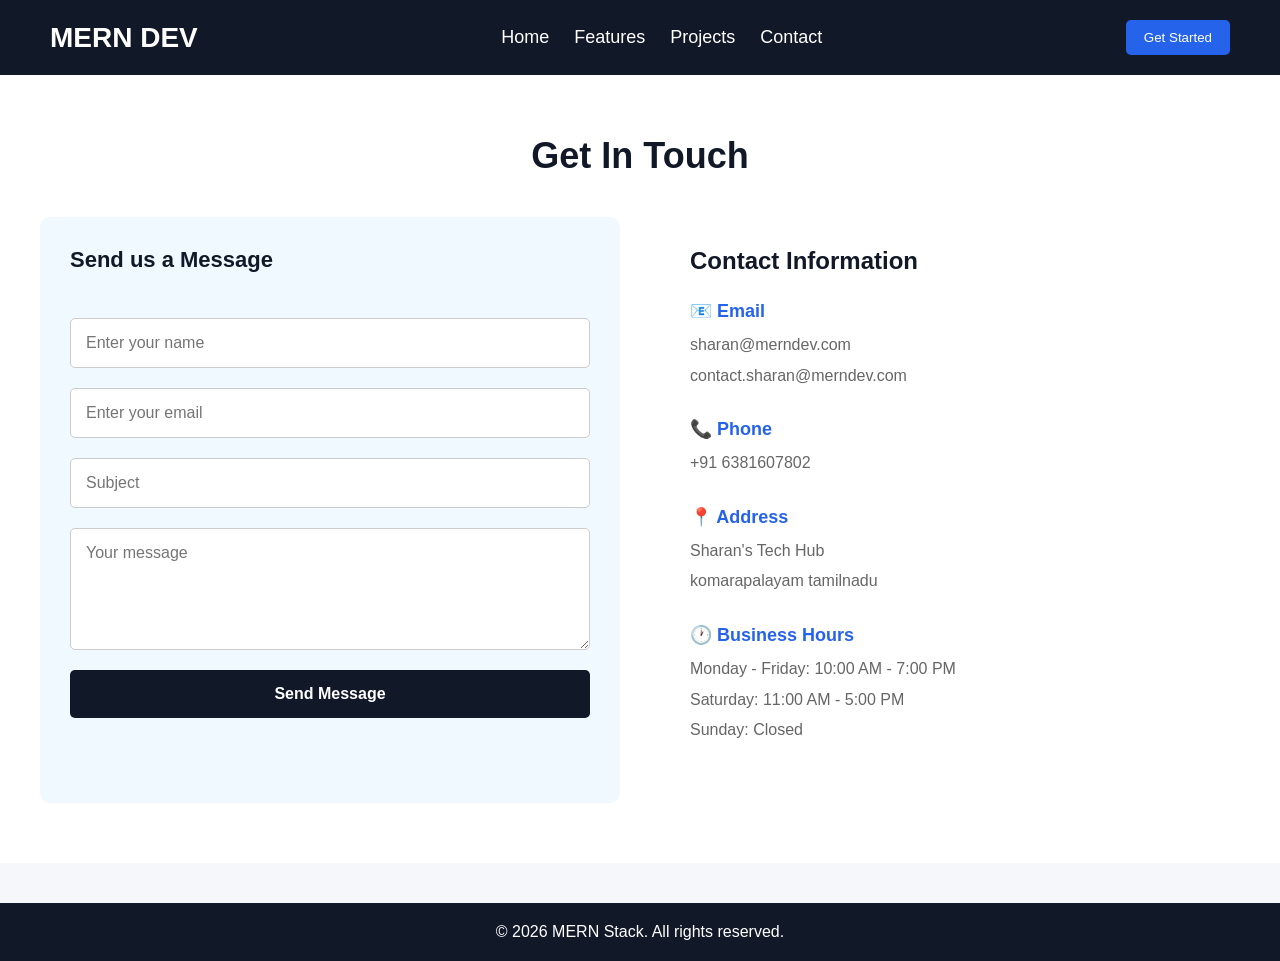
<file: contact.html>
<!DOCTYPE html>
<html lang="en">
<head>
    <meta charset="UTF-8" />
    <meta name="viewport" content="width=device-width, initial-scale=1.0"/>
    <title>Contact - MERN Stack</title>
    <link rel="stylesheet" href="style.css">
</head>
<body>

    <!-- Header -->
    <header>
        <nav class="navbar">
            <h1 class="logo">MERN DEV</h1>

            <ul class="nav-links">
                <li><a href="home.html">Home</a></li>
                <li><a href="features.html">Features</a></li>
                <li><a href="projects.html">Projects</a></li>
                <li><a href="contact.html">Contact</a></li>
            </ul>

            <button class="btn">Get Started</button>
        </nav>
    </header>

    <!-- Contact Section -->
    <section class="contact">

        <h2>Get In Touch</h2>

        <div class="contact-container">

            <form class="contact-form">
                <h3>Send us a Message</h3>

                <input type="text" placeholder="Enter your name" required>

                <input type="email" placeholder="Enter your email" required>

                <input type="text" placeholder="Subject">

                <textarea placeholder="Your message" rows="5" required></textarea>

                <button type="submit" class="submit-btn">Send Message</button>
            </form>

            <div class="contact-info">
                <h3>Contact Information</h3>

                <div class="info-item">
                    <h4>📧 Email</h4>
                    <p>sharan@merndev.com</p>
                    <p>contact.sharan@merndev.com</p>
                </div>

                <div class="info-item">
                    <h4>📞 Phone</h4>
                    <p>+91 6381607802</p>
                    
                </div>

                <div class="info-item">
                    <h4>📍 Address</h4>
                    <p>Sharan's Tech Hub</p>
                    <p>komarapalayam tamilnadu</p>
                </div>

                <div class="info-item">
                    <h4>🕐 Business Hours</h4>
                    <p>Monday - Friday: 10:00 AM - 7:00 PM</p>
                    <p>Saturday: 11:00 AM - 5:00 PM</p>
                    <p>Sunday: Closed</p>
                </div>

            </div>

        </div>

    </section>

    <!-- Footer -->
    <footer>
        <p>&copy; 2026 MERN Stack. All rights reserved.</p>
    </footer>

</body>
</html>
</file>
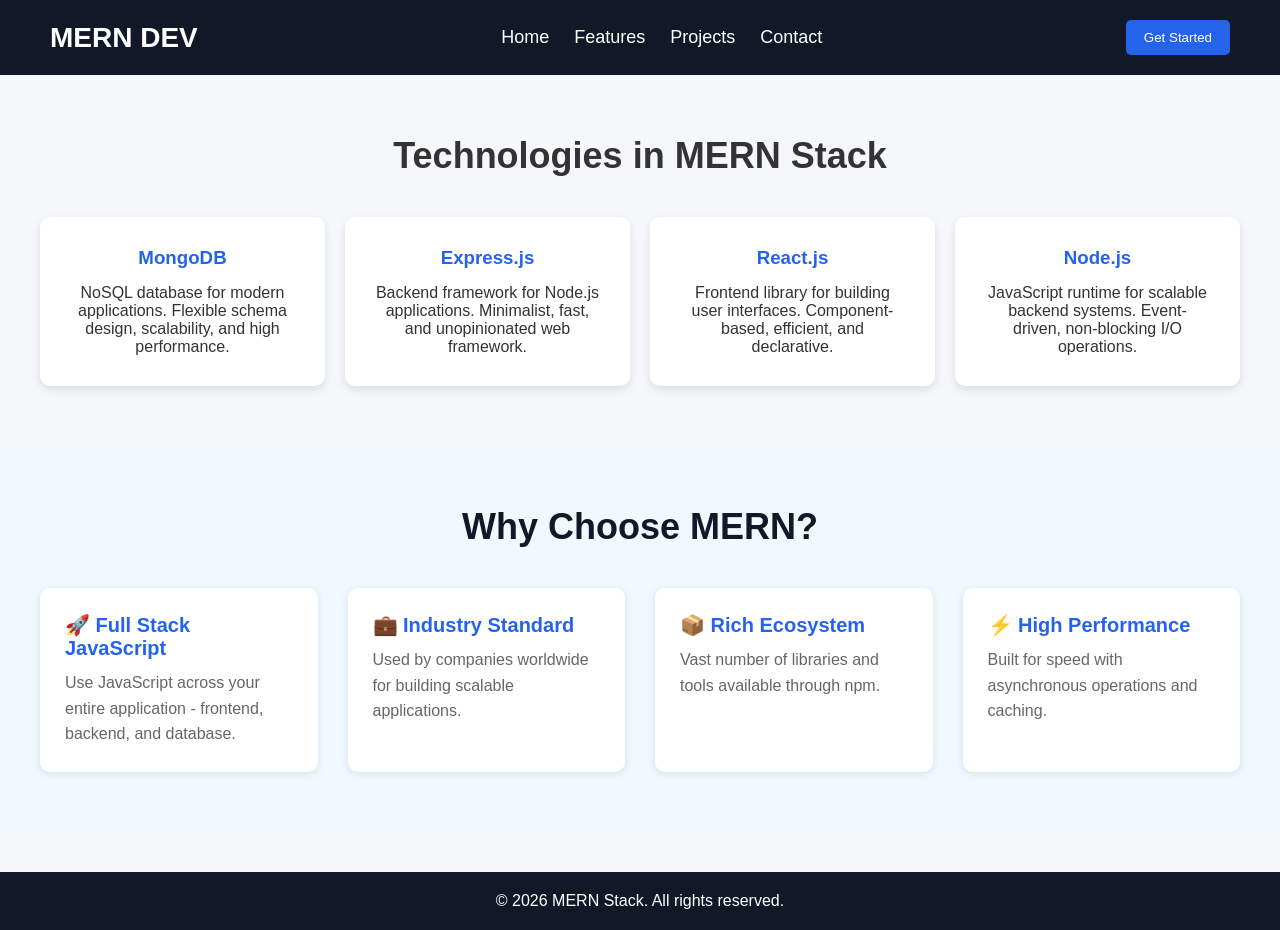
<file: features.html>
<!DOCTYPE html>
<html lang="en">
<head>
    <meta charset="UTF-8" />
    <meta name="viewport" content="width=device-width, initial-scale=1.0"/>
    <title>Features - MERN Stack</title>
    <link rel="stylesheet" href="style.css">
</head>
<body>

    <!-- Header -->
    <header>
        <nav class="navbar">
            <h1 class="logo">MERN DEV</h1>

            <ul class="nav-links">
                <li><a href="home.html">Home</a></li>
                <li><a href="features.html">Features</a></li>
                <li><a href="projects.html">Projects</a></li>
                <li><a href="contact.html">Contact</a></li>
            </ul>

            <button class="btn">Get Started</button>
        </nav>
    </header>

    <!-- Features Section -->
    <section class="features">

        <h2 class="section-title">Technologies in MERN Stack</h2>

        <div class="cards">

            <div class="card">
                <h3>MongoDB</h3>
                <p>NoSQL database for modern applications. Flexible schema design, scalability, and high performance.</p>
            </div>

            <div class="card">
                <h3>Express.js</h3>
                <p>Backend framework for Node.js applications. Minimalist, fast, and unopinionated web framework.</p>
            </div>

            <div class="card">
                <h3>React.js</h3>
                <p>Frontend library for building user interfaces. Component-based, efficient, and declarative.</p>
            </div>

            <div class="card">
                <h3>Node.js</h3>
                <p>JavaScript runtime for scalable backend systems. Event-driven, non-blocking I/O operations.</p>
            </div>

        </div>

    </section>

    <!-- Additional Features Section -->
    <section class="features-extra">

        <h2>Why Choose MERN?</h2>

        <div class="features-list">

            <div class="feature-item">
                <h3>🚀 Full Stack JavaScript</h3>
                <p>Use JavaScript across your entire application - frontend, backend, and database.</p>
            </div>

            <div class="feature-item">
                <h3>💼 Industry Standard</h3>
                <p>Used by companies worldwide for building scalable applications.</p>
            </div>

            <div class="feature-item">
                <h3>📦 Rich Ecosystem</h3>
                <p>Vast number of libraries and tools available through npm.</p>
            </div>

            <div class="feature-item">
                <h3>⚡ High Performance</h3>
                <p>Built for speed with asynchronous operations and caching.</p>
            </div>

        </div>

    </section>

    <!-- Footer -->
    <footer>
        <p>&copy; 2026 MERN Stack. All rights reserved.</p>
    </footer>

</body>
</html>
</file>
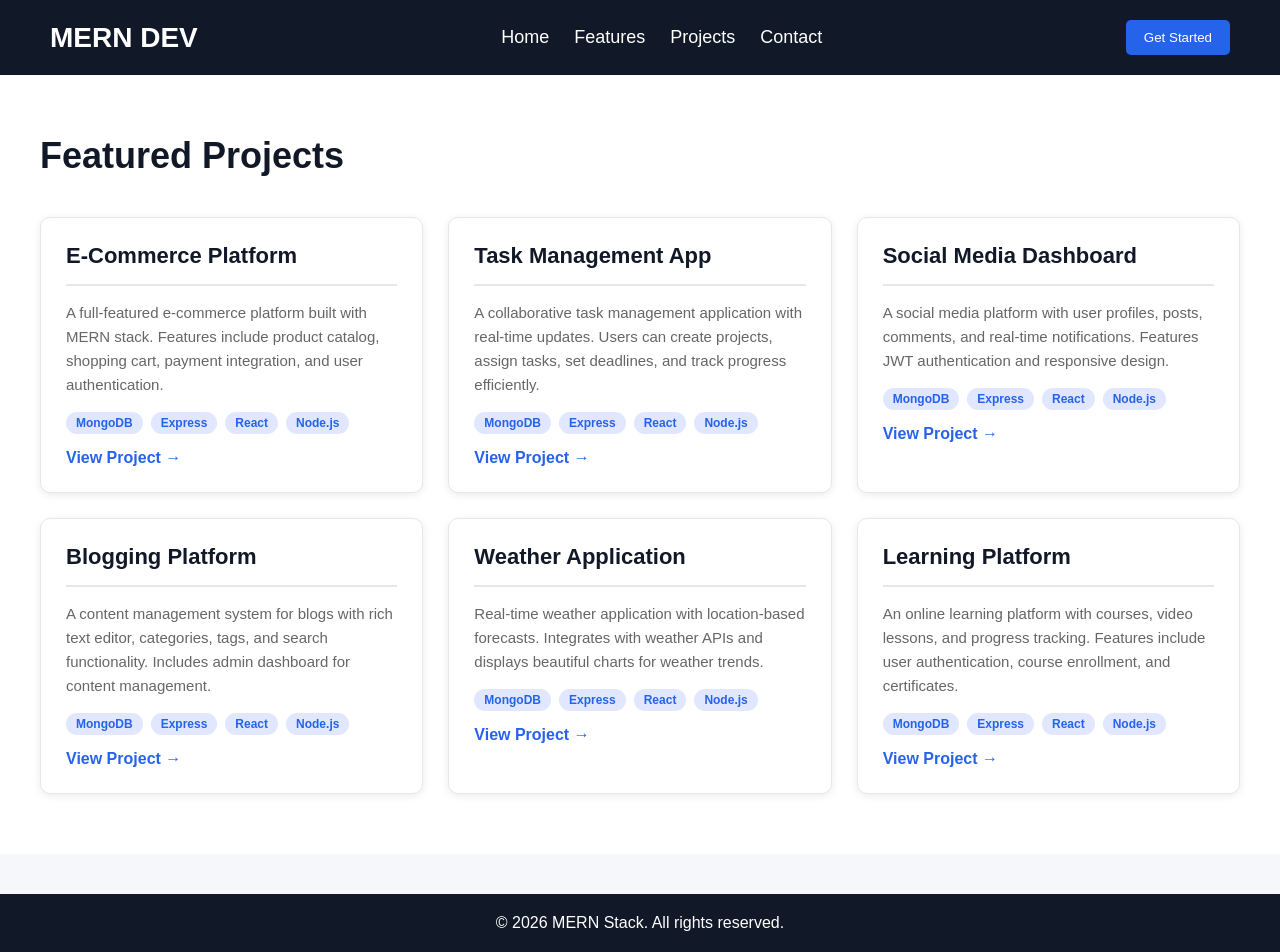
<file: projects.html>
<!DOCTYPE html>
<html lang="en">
<head>
    <meta charset="UTF-8" />
    <meta name="viewport" content="width=device-width, initial-scale=1.0"/>
    <title>Projects - MERN Stack</title>
    <link rel="stylesheet" href="style.css">
</head>
<body>

    <!-- Header -->
    <header>
        <nav class="navbar">
            <h1 class="logo">MERN DEV</h1>

            <ul class="nav-links">
                <li><a href="home.html">Home</a></li>
                <li><a href="features.html">Features</a></li>
                <li><a href="projects.html">Projects</a></li>
                <li><a href="contact.html">Contact</a></li>
            </ul>

            <button class="btn">Get Started</button>
        </nav>
    </header>

    <!-- Projects Section -->
    <section class="projects">

        <h2 class="section-title">Featured Projects</h2>

        <div class="projects-grid">

            <div class="project-card">
                <div class="project-header">
                    <h3>E-Commerce Platform</h3>
                </div>
                <p>A full-featured e-commerce platform built with MERN stack. Features include product catalog, shopping cart, payment integration, and user authentication.</p>
                <div class="project-tech">
                    <span>MongoDB</span>
                    <span>Express</span>
                    <span>React</span>
                    <span>Node.js</span>
                </div>
                <a href="#" class="project-link">View Project →</a>
            </div>

            <div class="project-card">
                <div class="project-header">
                    <h3>Task Management App</h3>
                </div>
                <p>A collaborative task management application with real-time updates. Users can create projects, assign tasks, set deadlines, and track progress efficiently.</p>
                <div class="project-tech">
                    <span>MongoDB</span>
                    <span>Express</span>
                    <span>React</span>
                    <span>Node.js</span>
                </div>
                <a href="#" class="project-link">View Project →</a>
            </div>

            <div class="project-card">
                <div class="project-header">
                    <h3>Social Media Dashboard</h3>
                </div>
                <p>A social media platform with user profiles, posts, comments, and real-time notifications. Features JWT authentication and responsive design.</p>
                <div class="project-tech">
                    <span>MongoDB</span>
                    <span>Express</span>
                    <span>React</span>
                    <span>Node.js</span>
                </div>
                <a href="#" class="project-link">View Project →</a>
            </div>

            <div class="project-card">
                <div class="project-header">
                    <h3>Blogging Platform</h3>
                </div>
                <p>A content management system for blogs with rich text editor, categories, tags, and search functionality. Includes admin dashboard for content management.</p>
                <div class="project-tech">
                    <span>MongoDB</span>
                    <span>Express</span>
                    <span>React</span>
                    <span>Node.js</span>
                </div>
                <a href="#" class="project-link">View Project →</a>
            </div>

            <div class="project-card">
                <div class="project-header">
                    <h3>Weather Application</h3>
                </div>
                <p>Real-time weather application with location-based forecasts. Integrates with weather APIs and displays beautiful charts for weather trends.</p>
                <div class="project-tech">
                    <span>MongoDB</span>
                    <span>Express</span>
                    <span>React</span>
                    <span>Node.js</span>
                </div>
                <a href="#" class="project-link">View Project →</a>
            </div>

            <div class="project-card">
                <div class="project-header">
                    <h3>Learning Platform</h3>
                </div>
                <p>An online learning platform with courses, video lessons, and progress tracking. Features include user authentication, course enrollment, and certificates.</p>
                <div class="project-tech">
                    <span>MongoDB</span>
                    <span>Express</span>
                    <span>React</span>
                    <span>Node.js</span>
                </div>
                <a href="#" class="project-link">View Project →</a>
            </div>

        </div>

    </section>

    <!-- Footer -->
    <footer>
        <p>&copy; 2026 MERN Stack. All rights reserved.</p>
    </footer>

</body>
</html>
</file>
<file: style.css>
/* Reset */
*{
    margin:0;
    padding:0;
    box-sizing:border-box;
    font-family:Arial, Helvetica, sans-serif;
}

/* Body */
body{
    background:#f5f7fa;
    color:#333;
}

/* Navbar */
.navbar{
    display:flex;
    justify-content:space-between;
    align-items:center;
    padding:20px 50px;
    background:#111827;
}

.logo{
    color:white;
    font-size:28px;
}

.nav-links{
    display:flex;
    list-style:none;
    gap:25px;
}

.nav-links a{
    text-decoration:none;
    color:white;
    font-size:18px;
}

.btn{
    background:#2563eb;
    color:white;
    border:none;
    padding:10px 18px;
    border-radius:5px;
    cursor:pointer;
}

.btn:hover{
    background:#1d4ed8;
}

/* Hero Section */
.hero{
    display:flex;
    justify-content:space-between;
    align-items:center;
    padding:70px 60px;
    flex-wrap:wrap;
}

.hero-text{
    max-width:500px;
}

.hero-text h2{
    font-size:48px;
    margin-bottom:20px;
    color:#111827;
}

.hero-text p{
    font-size:18px;
    margin-bottom:20px;
    line-height:1.6;
}

.hero-btn{
    background:#10b981;
    color:white;
    border:none;
    padding:12px 24px;
    border-radius:6px;
    font-size:16px;
    cursor:pointer;
}

.hero-btn:hover{
    background:#059669;
}

.hero-image img{
    width:350px;
}

/* Features */
.features{
    padding:60px 40px;
    text-align:center;
}

.section-title{
    font-size:36px;
    margin-bottom:40px;
}

.cards{
    display:grid;
    grid-template-columns:repeat(auto-fit,minmax(220px,1fr));
    gap:20px;
}

.card{
    background:white;
    padding:30px;
    border-radius:10px;
    box-shadow:0 4px 10px rgba(0,0,0,0.1);
    transition:0.3s;
}

.card:hover{
    transform:translateY(-10px);
}

.card h3{
    margin-bottom:15px;
    color:#2563eb;
}

/* Features Extra */
.features-extra{
    padding:60px 40px;
    background:#f0f9ff;
}

.features-extra h2{
    text-align:center;
    font-size:36px;
    margin-bottom:40px;
    color:#111827;
}

.features-list{
    display:grid;
    grid-template-columns:repeat(auto-fit,minmax(250px,1fr));
    gap:30px;
    max-width:1200px;
    margin:auto;
}

.feature-item{
    background:white;
    padding:25px;
    border-radius:10px;
    box-shadow:0 2px 8px rgba(0,0,0,0.1);
    transition:0.3s;
}

.feature-item:hover{
    transform:translateY(-8px);
    box-shadow:0 4px 15px rgba(0,0,0,0.15);
}

.feature-item h3{
    color:#2563eb;
    margin-bottom:10px;
    font-size:20px;
}

.feature-item p{
    color:#666;
    line-height:1.6;
}

/* About */
.about{
    padding:60px 40px;
    background:#e0f2fe;
    text-align:center;
}

.about h2{
    margin-bottom:20px;
    font-size:36px;
}

.about p{
    max-width:700px;
    margin:auto;
    font-size:18px;
    line-height:1.7;
}

/* Projects Section */
.projects{
    padding:60px 40px;
    background:white;
}

.projects .section-title{
    color:#111827;
}

.projects-grid{
    display:grid;
    grid-template-columns:repeat(auto-fit,minmax(320px,1fr));
    gap:25px;
    max-width:1200px;
    margin:auto;
}

.project-card{
    background:white;
    border:1px solid #e5e7eb;
    border-radius:10px;
    padding:25px;
    transition:0.3s;
    box-shadow:0 2px 8px rgba(0,0,0,0.08);
}

.project-card:hover{
    transform:translateY(-8px);
    box-shadow:0 8px 20px rgba(0,0,0,0.15);
    border-color:#2563eb;
}

.project-header{
    border-bottom:2px solid #e5e7eb;
    padding-bottom:15px;
    margin-bottom:15px;
}

.project-card h3{
    color:#111827;
    font-size:22px;
    margin:0;
}

.project-card p{
    color:#666;
    font-size:15px;
    line-height:1.6;
    margin-bottom:15px;
}

.project-tech{
    display:flex;
    flex-wrap:wrap;
    gap:8px;
    margin-bottom:15px;
}

.project-tech span{
    background:#e0e7ff;
    color:#2563eb;
    padding:4px 10px;
    border-radius:20px;
    font-size:12px;
    font-weight:bold;
}

.project-link{
    color:#2563eb;
    text-decoration:none;
    font-weight:bold;
    transition:0.3s;
}

.project-link:hover{
    color:#1d4ed8;
}

/* Contact */
.contact{
    padding:60px 40px;
    background:white;
}

.contact h2{
    text-align:center;
    margin-bottom:40px;
    font-size:36px;
    color:#111827;
}

.contact-container{
    display:grid;
    grid-template-columns:1fr 1fr;
    gap:40px;
    max-width:1200px;
    margin:auto;
}

.contact-form{
    background:#f0f9ff;
    padding:30px;
    border-radius:10px;
}

.contact-form h3{
    font-size:22px;
    margin-bottom:25px;
    color:#111827;
}

.contact-form{
    display:flex;
    flex-direction:column;
    gap:20px;
}

input,
textarea{
    padding:15px;
    border:1px solid #ccc;
    border-radius:5px;
    font-size:16px;
    font-family:Arial,sans-serif;
}

input:focus,
textarea:focus{
    outline:none;
    border-color:#2563eb;
    box-shadow:0 0 5px rgba(37,99,235,0.3);
}

.submit-btn{
    background:#111827;
    color:white;
    border:none;
    padding:15px;
    border-radius:5px;
    cursor:pointer;
    font-size:16px;
    font-weight:bold;
    transition:0.3s;
}

.submit-btn:hover{
    background:#374151;
}

.contact-info{
    padding:30px;
}

.contact-info h3{
    font-size:24px;
    margin-bottom:25px;
    color:#111827;
}

.info-item{
    margin-bottom:30px;
    text-align:left;
}

.info-item h4{
    color:#2563eb;
    margin-bottom:10px;
    font-size:18px;
}

.info-item p{
    color:#666;
    margin-bottom:5px;
    line-height:1.6;
}

/* Footer */
footer{
    background:#111827;
    color:white;
    text-align:center;
    padding:20px;
    margin-top:40px;
}

/* Responsive */
@media(max-width:768px){

    .navbar{
        flex-direction:column;
        gap:20px;
        padding:20px;
    }

    .nav-links{
        gap:15px;
    }

    .hero{
        flex-direction:column;
        text-align:center;
        padding:40px 20px;
    }

    .hero-image img{
        width:250px;
        margin-top:30px;
    }

    .hero-text h2{
        font-size:32px;
    }

    .section-title{
        font-size:28px;
    }

    .cards{
        grid-template-columns:1fr;
    }

    .projects-grid{
        grid-template-columns:1fr;
    }

    .contact-container{
        grid-template-columns:1fr;
        gap:20px;
    }

    .contact-form,
    .contact-info{
        padding:20px;
    }

    .features-list{
        grid-template-columns:1fr;
    }

}
</file>
